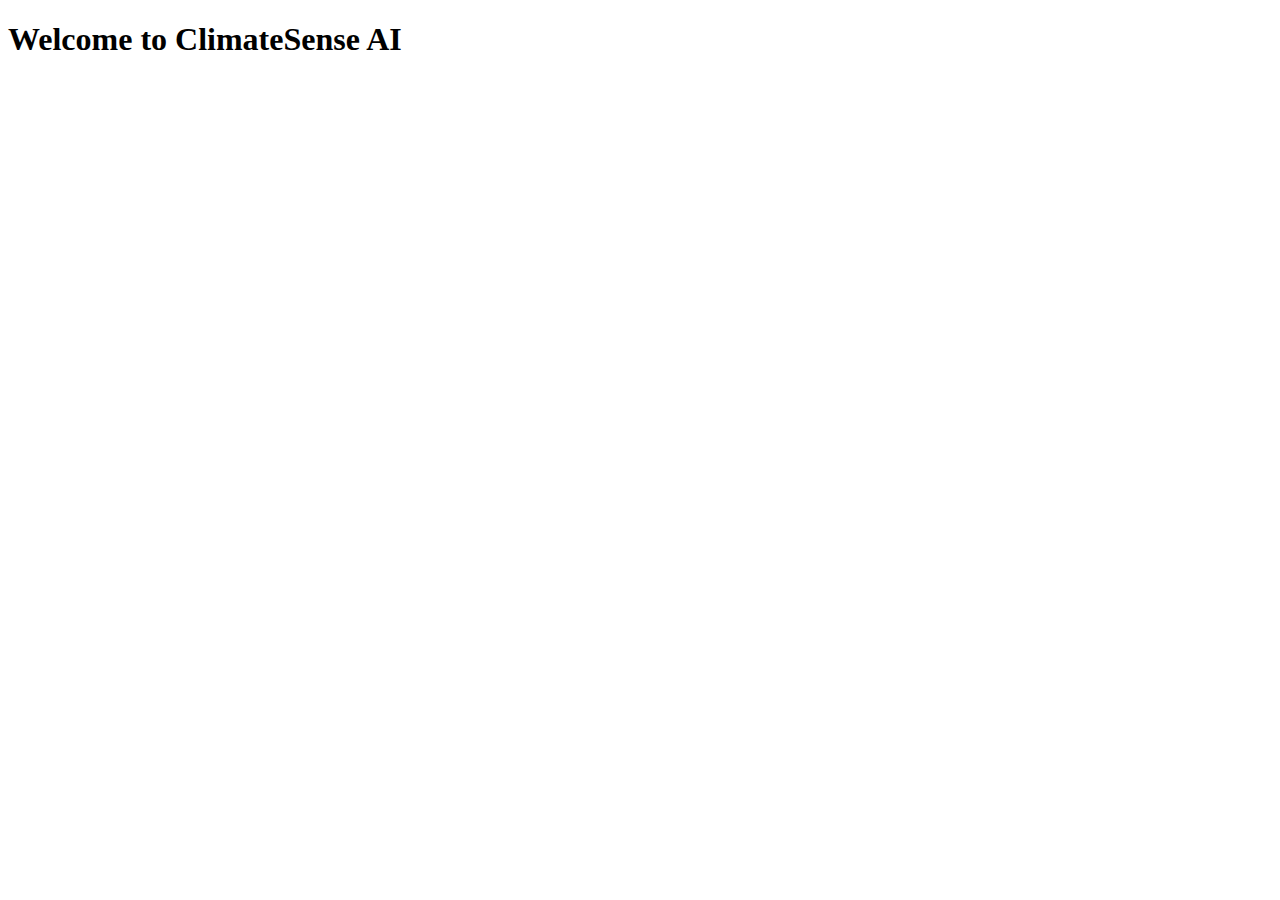
<file: templates/index.html>
<!DOCTYPE html>
<html>
<head>
    <title>ClimateSense AI</title>
    <link rel="icon" href="/static/favicon.ico">
</head>
<body>
    <h1>Welcome to ClimateSense AI</h1>
    <!-- Your content here -->
</body>
</html>
</file>
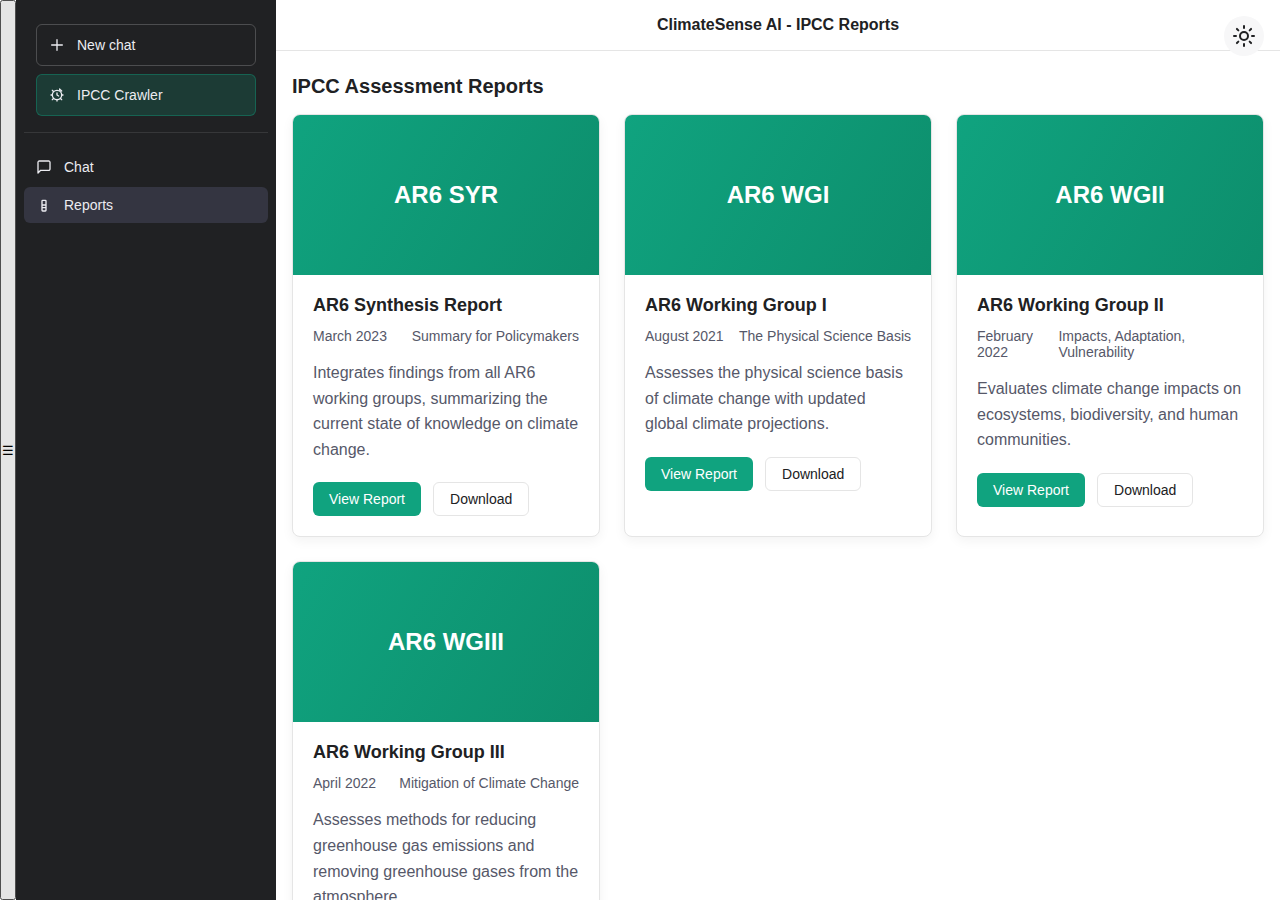
<file: templates/reports.html>
<!DOCTYPE html>
<html>
<head>
    <title>Climate Reports</title>
    <link rel="icon" href="/static/favicon.ico">
    <link rel="stylesheet" href="/static/styles.css">
    <style>
        .reports-header {
            padding: 16px;
            display: flex;
            align-items: center;
            justify-content: center;
            border-bottom: 1px solid var(--border);
            position: relative;
        }
        
        .reports-title {
            font-weight: 600;
            font-size: 16px;
        }
        
        .reports-container {
            flex: 1;
            overflow-y: auto;
            padding: 24px 16px;
            max-width: 1200px;
            width: 100%;
            margin: 0 auto;
        }
        
        .section-title {
            font-size: 20px;
            font-weight: 600;
            margin-bottom: 16px;
            color: var(--text-primary);
        }
        
        .report-grid {
            display: grid;
            grid-template-columns: repeat(auto-fill, minmax(300px, 1fr));
            gap: 24px;
            margin-bottom: 40px;
        }
        
        .report-card {
            border: 1px solid var(--border);
            border-radius: 8px;
            overflow: hidden;
            background: var(--card-bg);
            box-shadow: 0 4px 12px rgba(0,0,0,0.05);
            transition: transform 0.2s, box-shadow 0.2s;
        }
        
        .report-card:hover {
            transform: translateY(-5px);
            box-shadow: 0 8px 24px rgba(0,0,0,0.1);
        }
        
        .report-image {
            height: 160px;
            background: linear-gradient(120deg, #10a37f, #0d8e6c);
            display: flex;
            align-items: center;
            justify-content: center;
            color: white;
            font-size: 24px;
            font-weight: 600;
        }
        
        .report-content {
            padding: 20px;
        }
        
        .report-title {
            font-size: 18px;
            font-weight: 600;
            margin-bottom: 12px;
            color: var(--text-primary);
        }
        
        .report-meta {
            display: flex;
            justify-content: space-between;
            color: var(--text-secondary);
            font-size: 14px;
            margin-bottom: 16px;
        }
        
        .report-summary {
            line-height: 1.6;
            color: var(--text-secondary);
            margin-bottom: 20px;
        }
        
        .report-actions {
            display: flex;
            gap: 12px;
        }
        
        .report-btn {
            padding: 8px 16px;
            border-radius: 6px;
            font-size: 14px;
            cursor: pointer;
            transition: background 0.2s;
        }
        
        .view-btn {
            background: var(--primary);
            color: white;
            border: none;
        }
        
        .view-btn:hover {
            background: #0d8e6c;
        }
        
        .download-btn {
            background: transparent;
            border: 1px solid var(--border);
            color: var(--text-primary);
        }
        
        .download-btn:hover {
            background: var(--input-bg);
        }
    </style>
</head>
<body>
    <button class="mobile-menu-btn" id="mobile-menu-btn">☰</button>
    
    <div class="theme-toggle" id="theme-toggle">
        <svg id="light-icon" viewBox="0 0 24 24" fill="none" xmlns="http://www.w3.org/2000/svg">
            <path d="M12 16C14.2091 16 16 14.2091 16 12C16 9.79086 14.2091 8 12 8C9.79086 8 8 9.79086 8 12C8 14.2091 9.79086 16 12 16Z" stroke="currentColor" stroke-width="2" stroke-linecap="round" stroke-linejoin="round"/>
            <path d="M12 2V4" stroke="currentColor" stroke-width="2" stroke-linecap="round" stroke-linejoin="round"/>
            <path d="M12 20V22" stroke="currentColor" stroke-width="2" stroke-linecap="round" stroke-linejoin="round"/>
            <path d="M4.93 4.93L6.34 6.34" stroke="currentColor" stroke-width="2" stroke-linecap="round" stroke-linejoin="round"/>
            <path d="M17.66 17.66L19.07 19.07" stroke="currentColor" stroke-width="2" stroke-linecap="round" stroke-linejoin="round"/>
            <path d="M2 12H4" stroke="currentColor" stroke-width="2" stroke-linecap="round" stroke-linejoin="round"/>
            <path d="M20 12H22" stroke="currentColor" stroke-width="2" stroke-linecap="round" stroke-linejoin="round"/>
            <path d="M6.34 17.66L4.93 19.07" stroke="currentColor" stroke-width="2" stroke-linecap="round" stroke-linejoin="round"/>
            <path d="M19.07 4.93L17.66 6.34" stroke="currentColor" stroke-width="2" stroke-linecap="round" stroke-linejoin="round"/>
        </svg>
        <svg id="dark-icon" viewBox="0 0 24 24" fill="none" xmlns="http://www.w3.org/2000/svg" style="display: none;">
            <path d="M21 12.79A9 9 0 1 1 11.21 3 7 7 0 0 0 21 12.79z" stroke="currentColor" stroke-width="2" stroke-linecap="round" stroke-linejoin="round"/>
        </svg>
    </div>
    
    <div class="sidebar" id="sidebar">
        <div class="sidebar-header">
            <button class="new-chat-btn" onclick="location.href='/'">
                <svg width="16" height="16" viewBox="0 0 24 24" fill="none" xmlns="http://www.w3.org/2000/svg">
                    <path d="M12 4V20M4 12H20" stroke="currentColor" stroke-width="2" stroke-linecap="round"/>
                </svg>
                New chat
            </button>
            <button class="ipcc-crawler-btn" onclick="startIPCCCrawler()">
                <svg width="16" height="16" viewBox="0 0 24 24" fill="none" xmlns="http://www.w3.org/2000/svg">
                    <path d="M12 19C15.866 19 19 15.866 19 12C19 8.13401 15.866 5 12 5C8.13401 5 5 8.13401 5 12C5 15.866 8.13401 19 12 19Z" stroke="currentColor" stroke-width="2" stroke-linecap="round" stroke-linejoin="round"/>
                    <path d="M12 9V12L14.5 13.5" stroke="currentColor" stroke-width="2" stroke-linecap="round" stroke-linejoin="round"/>
                    <path d="M16 5V3M19 6L17 4M21 12H19M19 19L17 17M12 21V19M7 17L5 19M3 12H5M7 7L5 5" stroke="currentColor" stroke-width="2" stroke-linecap="round" stroke-linejoin="round"/>
                </svg>
                IPCC Crawler
            </button>
        </div>
        
        <div class="sidebar-nav">
            <div class="chat-history">
                <div class="chat-item" onclick="location.href='/'">
                    <svg width="16" height="16" viewBox="0 0 24 24" fill="none" xmlns="http://www.w3.org/2000/svg">
                        <path d="M21 15C21 15.5304 20.7893 16.0391 20.4142 16.4142C20.0391 16.7893 19.5304 17 19 17H7L3 21V5C3 4.46957 3.21071 3.96086 3.58579 3.58579C3.96086 3.21071 4.46957 3 5 3H19C19.5304 3 20.0391 3.21071 20.4142 3.58579C20.7893 3.96086 21 4.46957 21 5V15Z" stroke="currentColor" stroke-width="2" stroke-linecap="round" stroke-linejoin="round"/>
                    </svg>
                    <span>Chat</span>
                </div>
                <div class="chat-item active">
                    <svg width="16" height="16" viewBox="0 0 24 24" fill="none" xmlns="http://www.w3.org/2000/svg">
                        <path d="M9 12H15M9 16H15M10 5H14C14.5523 5 15 5.44772 15 6V20C15 20.5523 14.5523 21 14 21H10C9.44772 21 9 20.5523 9 20V6C9 5.44772 9.44772 5 10 5Z" stroke="currentColor" stroke-width="2" stroke-linecap="round"/>
                    </svg>
                    <span>Reports</span>
                </div>
            </div>
        </div>
    </div>
    
    <div class="main-content">
        <div class="reports-header">
            <div class="reports-title">ClimateSense AI - IPCC Reports</div>
        </div>
        
        <div class="reports-container">
            <h2 class="section-title">IPCC Assessment Reports</h2>
            <div class="report-grid">
                <div class="report-card">
                    <div class="report-image">AR6 SYR</div>
                    <div class="report-content">
                        <div class="report-title">AR6 Synthesis Report</div>
                        <div class="report-meta">
                            <span>March 2023</span>
                            <span>Summary for Policymakers</span>
                        </div>
                        <div class="report-summary">
                            Integrates findings from all AR6 working groups, summarizing the current state of knowledge on climate change.
                        </div>
                        <div class="report-actions">
                            <button class="report-btn view-btn">View Report</button>
                            <button class="report-btn download-btn">Download</button>
                        </div>
                    </div>
                </div>
                
                <div class="report-card">
                    <div class="report-image">AR6 WGI</div>
                    <div class="report-content">
                        <div class="report-title">AR6 Working Group I</div>
                        <div class="report-meta">
                            <span>August 2021</span>
                            <span>The Physical Science Basis</span>
                        </div>
                        <div class="report-summary">
                            Assesses the physical science basis of climate change with updated global climate projections.
                        </div>
                        <div class="report-actions">
                            <button class="report-btn view-btn">View Report</button>
                            <button class="report-btn download-btn">Download</button>
                        </div>
                    </div>
                </div>
                
                <div class="report-card">
                    <div class="report-image">AR6 WGII</div>
                    <div class="report-content">
                        <div class="report-title">AR6 Working Group II</div>
                        <div class="report-meta">
                            <span>February 2022</span>
                            <span>Impacts, Adaptation, Vulnerability</span>
                        </div>
                        <div class="report-summary">
                            Evaluates climate change impacts on ecosystems, biodiversity, and human communities.
                        </div>
                        <div class="report-actions">
                            <button class="report-btn view-btn">View Report</button>
                            <button class="report-btn download-btn">Download</button>
                        </div>
                    </div>
                </div>
                
                <div class="report-card">
                    <div class="report-image">AR6 WGIII</div>
                    <div class="report-content">
                        <div class="report-title">AR6 Working Group III</div>
                        <div class="report-meta">
                            <span>April 2022</span>
                            <span>Mitigation of Climate Change</span>
                        </div>
                        <div class="report-summary">
                            Assesses methods for reducing greenhouse gas emissions and removing greenhouse gases from the atmosphere.
                        </div>
                        <div class="report-actions">
                            <button class="report-btn view-btn">View Report</button>
                            <button class="report-btn download-btn">Download</button>
                        </div>
                    </div>
                </div>
            </div>
            
            <h2 class="section-title">Special Reports</h2>
            <div class="report-grid">
                <div class="report-card">
                    <div class="report-image">SR15</div>
                    <div class="report-content">
                        <div class="report-title">Global Warming of 1.5°C</div>
                        <div class="report-meta">
                            <span>October 2018</span>
                            <span>Special Report</span>
                        </div>
                        <div class="report-summary">
                            Assesses impacts of global warming of 1.5°C above pre-industrial levels and related emission pathways.
                        </div>
                        <div class="report-actions">
                            <button class="report-btn view-btn">View Report</button>
                            <button class="report-btn download-btn">Download</button>
                        </div>
                    </div>
                </div>
                
                <div class="report-card">
                    <div class="report-image">SRCCL</div>
                    <div class="report-content">
                        <div class="report-title">Climate Change and Land</div>
                        <div class="report-meta">
                            <span>August 2019</span>
                            <span>Special Report</span>
                        </div>
                        <div class="report-summary">
                            Addresses greenhouse gas fluxes in land-based ecosystems, land use and sustainable land management.
                        </div>
                        <div class="report-actions">
                            <button class="report-btn view-btn">View Report</button>
                            <button class="report-btn download-btn">Download</button>
                        </div>
                    </div>
                </div>
                
                <div class="report-card">
                    <div class="report-image">SROCC</div>
                    <div class="report-content">
                        <div class="report-title">Ocean and Cryosphere</div>
                        <div class="report-meta">
                            <span>September 2019</span>
                            <span>Special Report</span>
                        </div>
                        <div class="report-summary">
                            Assesses climate change impacts on ocean and cryosphere and options for resilience and adaptation.
                        </div>
                        <div class="report-actions">
                            <button class="report-btn view-btn">View Report</button>
                            <button class="report-btn download-btn">Download</button>
                        </div>
                    </div>
                </div>
            </div>
        </div>
    </div>

    <script>
        // Mobile menu toggle
        document.getElementById('mobile-menu-btn').addEventListener('click', function() {
            document.getElementById('sidebar').classList.toggle('open');
        });
        
        // Theme toggle
        const themeToggle = document.getElementById('theme-toggle');
        const lightIcon = document.getElementById('light-icon');
        const darkIcon = document.getElementById('dark-icon');
        
        // Check for saved theme preference
        if (localStorage.getItem('theme') === 'dark') {
            document.body.classList.add('dark-mode');
            lightIcon.style.display = 'none';
            darkIcon.style.display = 'block';
        } else {
            lightIcon.style.display = 'block';
            darkIcon.style.display = 'none';
        }
        
        themeToggle.addEventListener('click', function() {
            document.body.classList.toggle('dark-mode');
            
            if (document.body.classList.contains('dark-mode')) {
                lightIcon.style.display = 'none';
                darkIcon.style.display = 'block';
                localStorage.setItem('theme', 'dark');
            } else {
                lightIcon.style.display = 'block';
                darkIcon.style.display = 'none';
                localStorage.setItem('theme', 'light');
            }
        });
        
        // Start IPCC crawler
        async function startIPCCCrawler() {
            try {
                const response = await fetch('/crawl-ipcc', {
                    method: 'POST'
                });
                const result = await response.json();
                alert(`IPCC crawler started: ${result.status}. This may take a few minutes...`);
            } catch (error) {
                alert('Failed to start IPCC crawler.');
                console.error('Error:', error);
            }
        }
    </script>
</body>
</html>
</file>
<file: static/styles.css>
/* DeepSeek-inspired chat interface with dark/light mode */
:root {
    /* Light mode variables */
    --lm-primary: #10a37f;
    --lm-primary-light: #e6f4f1;
    --lm-bg: #ffffff;
    --lm-text-primary: #202123;
    --lm-text-secondary: #565869;
    --lm-border: #e5e5e5;
    --lm-user-bubble: #10a37f;
    --lm-ai-bubble: #f7f7f8;
    --lm-sidebar-bg: #202123;
    --lm-sidebar-text: #ececf1;
    --lm-sidebar-hover: #343541;
    --lm-input-bg: #f7f7f8;
    --lm-card-bg: #ffffff;
    
    /* Dark mode variables */
    --dm-primary: #10a37f;
    --dm-primary-light: #1a2f2b;
    --dm-bg: #343541;
    --dm-text-primary: #ececf1;
    --dm-text-secondary: #acacbe;
    --dm-border: #565869;
    --dm-user-bubble: #10a37f;
    --dm-ai-bubble: #444654;
    --dm-sidebar-bg: #202123;
    --dm-sidebar-text: #ececf1;
    --dm-sidebar-hover: #343541;
    --dm-input-bg: #40414f;
    --dm-card-bg: #444654;
}

/* Apply light mode by default */
:root {
    --primary: var(--lm-primary);
    --primary-light: var(--lm-primary-light);
    --bg: var(--lm-bg);
    --text-primary: var(--lm-text-primary);
    --text-secondary: var(--lm-text-secondary);
    --border: var(--lm-border);
    --user-bubble: var(--lm-user-bubble);
    --ai-bubble: var(--lm-ai-bubble);
    --sidebar-bg: var(--lm-sidebar-bg);
    --sidebar-text: var(--lm-sidebar-text);
    --sidebar-hover: var(--lm-sidebar-hover);
    --input-bg: var(--lm-input-bg);
    --card-bg: var(--lm-card-bg);
}

/* Dark mode override */
.dark-mode {
    --primary: var(--dm-primary);
    --primary-light: var(--dm-primary-light);
    --bg: var(--dm-bg);
    --text-primary: var(--dm-text-primary);
    --text-secondary: var(--dm-text-secondary);
    --border: var(--dm-border);
    --user-bubble: var(--dm-user-bubble);
    --ai-bubble: var(--dm-ai-bubble);
    --sidebar-bg: var(--dm-sidebar-bg);
    --sidebar-text: var(--dm-sidebar-text);
    --sidebar-hover: var(--dm-sidebar-hover);
    --input-bg: var(--dm-input-bg);
    --card-bg: var(--dm-card-bg);
}

* {
    margin: 0;
    padding: 0;
    box-sizing: border-box;
    font-family: 'Segoe UI', Tahoma, Geneva, Verdana, sans-serif;
    transition: background-color 0.3s, color 0.3s;
}

body {
    background-color: var(--bg);
    color: var(--text-primary);
    height: 100vh;
    display: flex;
}

/* Dark mode toggle */
.theme-toggle {
    position: absolute;
    right: 16px;
    top: 16px;
    background: var(--input-bg);
    border: none;
    border-radius: 50%;
    width: 40px;
    height: 40px;
    display: flex;
    align-items: center;
    justify-content: center;
    cursor: pointer;
    z-index: 100;
}

.theme-toggle svg {
    width: 24px;
    height: 24px;
}

/* Sidebar styling */
.sidebar {
    width: 260px;
    background-color: var(--sidebar-bg);
    color: var(--sidebar-text);
    height: 100vh;
    display: flex;
    flex-direction: column;
    padding: 8px;
    transition: all 0.3s ease;
    overflow: hidden;
}

.sidebar-header {
    padding: 16px 12px;
    border-bottom: 1px solid rgba(255,255,255,0.1);
    margin-bottom: 8px;
}

.new-chat-btn {
    display: flex;
    align-items: center;
    gap: 12px;
    padding: 12px;
    border-radius: 6px;
    border: 1px solid rgba(255,255,255,0.2);
    background: transparent;
    color: var(--sidebar-text);
    cursor: pointer;
    width: 100%;
    transition: background 0.2s;
    font-size: 14px;
    font-weight: 500;
}

.new-chat-btn:hover {
    background: var(--sidebar-hover);
}

.ipcc-crawler-btn {
    display: flex;
    align-items: center;
    gap: 12px;
    padding: 12px;
    border-radius: 6px;
    background: rgba(16, 163, 127, 0.2);
    color: var(--sidebar-text);
    cursor: pointer;
    width: 100%;
    transition: background 0.2s;
    font-size: 14px;
    font-weight: 500;
    margin-top: 8px;
    border: 1px solid rgba(16, 163, 127, 0.4);
}

.ipcc-crawler-btn:hover {
    background: rgba(16, 163, 127, 0.3);
}

.sidebar-nav {
    flex: 1;
    overflow-y: auto;
    padding-top: 8px;
}

.chat-history {
    display: flex;
    flex-direction: column;
    gap: 2px;
}

.chat-item {
    padding: 10px 12px;
    border-radius: 6px;
    cursor: pointer;
    font-size: 14px;
    display: flex;
    align-items: center;
    gap: 12px;
    transition: background 0.2s;
}

.chat-item:hover {
    background: var(--sidebar-hover);
}

.chat-item.active {
    background: #343541;
}

/* Main content area */
.main-content {
    flex: 1;
    display: flex;
    flex-direction: column;
    height: 100vh;
    overflow: hidden;
}

.chat-header {
    padding: 16px;
    display: flex;
    align-items: center;
    justify-content: center;
    border-bottom: 1px solid var(--border);
    position: relative;
}

.chat-title {
    font-weight: 600;
    font-size: 16px;
}

.chat-container {
    flex: 1;
    overflow-y: auto;
    padding: 24px 16px;
    display: flex;
    flex-direction: column;
    max-width: 800px;
    width: 100%;
    margin: 0 auto;
    position: relative;
}

.message {
    display: flex;
    gap: 24px;
    padding: 24px 0;
    position: relative;
}

.message:not(:last-child) {
    border-bottom: 1px solid var(--border);
}

.avatar {
    width: 32px;
    height: 32px;
    border-radius: 4px;
    display: flex;
    align-items: center;
    justify-content: center;
    flex-shrink: 0;
    background: var(--primary);
    color: white;
    font-weight: 700;
    font-size: 14px;
}

.ai .avatar {
    background: #878787;
}

.message-content {
    flex: 1;
    padding-top: 4px;
}

.sender {
    font-weight: 600;
    margin-bottom: 8px;
    font-size: 16px;
}

.message-text {
    line-height: 1.6;
    white-space: pre-wrap;
    font-size: 16px;
}

.user .message-text {
    color: white;
    padding: 12px 16px;
    border-radius: 8px;
    display: inline-block;
    background: var(--user-bubble);
}

.ai .message-text {
    padding: 0;
    background: transparent;
    color: var(--text-primary);
}

/* Input area */
.input-container {
    padding: 16px;
    position: relative;
    max-width: 800px;
    width: 100%;
    margin: 0 auto 20px;
}

.input-area {
    position: relative;
    border: 1px solid var(--border);
    border-radius: 8px;
    background: var(--input-bg);
    transition: border-color 0.2s;
    display: flex;
    align-items: flex-end;
}

.input-area:focus-within {
    border-color: var(--primary);
    box-shadow: 0 0 0 2px rgba(16, 163, 127, 0.1);
}

.input-area textarea {
    width: 100%;
    border: none;
    background: transparent;
    resize: none;
    padding: 16px 100px 16px 16px;
    font-size: 16px;
    line-height: 1.5;
    outline: none;
    max-height: 200px;
    min-height: 60px;
    color: var(--text-primary);
}

.input-area button {
    position: absolute;
    right: 12px;
    bottom: 12px;
    width: 32px;
    height: 32px;
    border-radius: 6px;
    background: var(--primary);
    border: none;
    color: white;
    display: flex;
    align-items: center;
    justify-content: center;
    cursor: pointer;
    transition: background 0.2s;
}

.input-area button:hover {
    background: #0d8e6c;
}

.input-area button:disabled {
    background: #a8d5c7;
    cursor: not-allowed;
}

.ipcc-crawler-chat-btn {
    position: absolute;
    right: 52px;
    bottom: 12px;
    width: 32px;
    height: 32px;
    border-radius: 6px;
    background: rgba(16, 163, 127, 0.2);
    border: 1px solid var(--primary);
    color: var(--primary);
    display: flex;
    align-items: center;
    justify-content: center;
    cursor: pointer;
    transition: background 0.2s;
}

.ipcc-crawler-chat-btn:hover {
    background: rgba(16, 163, 127, 0.3);
}

.input-footer {
    text-align: center;
    margin-top: 8px;
    font-size: 12px;
    color: var(--text-secondary);
}

/* Welcome screen */
.welcome-container {
    display: flex;
    flex-direction: column;
    align-items: center;
    justify-content: center;
    height: 100%;
    padding: 20px;
    text-align: center;
}

.welcome-title {
    font-size: 32px;
    font-weight: 600;
    margin-bottom: 16px;
    color: var(--text-primary);
}

.welcome-subtitle {
    font-size: 18px;
    color: var(--text-secondary);
    margin-bottom: 40px;
    max-width: 600px;
}

.features-grid {
    display: grid;
    grid-template-columns: repeat(2, 1fr);
    gap: 24px;
    max-width: 800px;
    width: 100%;
    margin-bottom: 40px;
}

.feature-card {
    padding: 24px;
    border-radius: 12px;
    background: var(--card-bg);
    text-align: left;
    border: 1px solid var(--border);
}

.feature-card h3 {
    display: flex;
    align-items: center;
    gap: 12px;
    margin-bottom: 16px;
    font-size: 18px;
    color: var(--text-primary);
}

.feature-card p {
    color: var(--text-secondary);
}

/* Mobile responsiveness */
@media (max-width: 768px) {
    .sidebar {
        position: absolute;
        z-index: 100;
        left: -260px;
    }
    
    .sidebar.open {
        left: 0;
    }
    
    .mobile-menu-btn {
        display: block;
        position: absolute;
        left: 16px;
        top: 16px;
        background: none;
        border: none;
        color: var(--text-primary);
        font-size: 24px;
        cursor: pointer;
        z-index: 10;
    }
    
    .features-grid {
        grid-template-columns: 1fr;
    }
}
</file>
